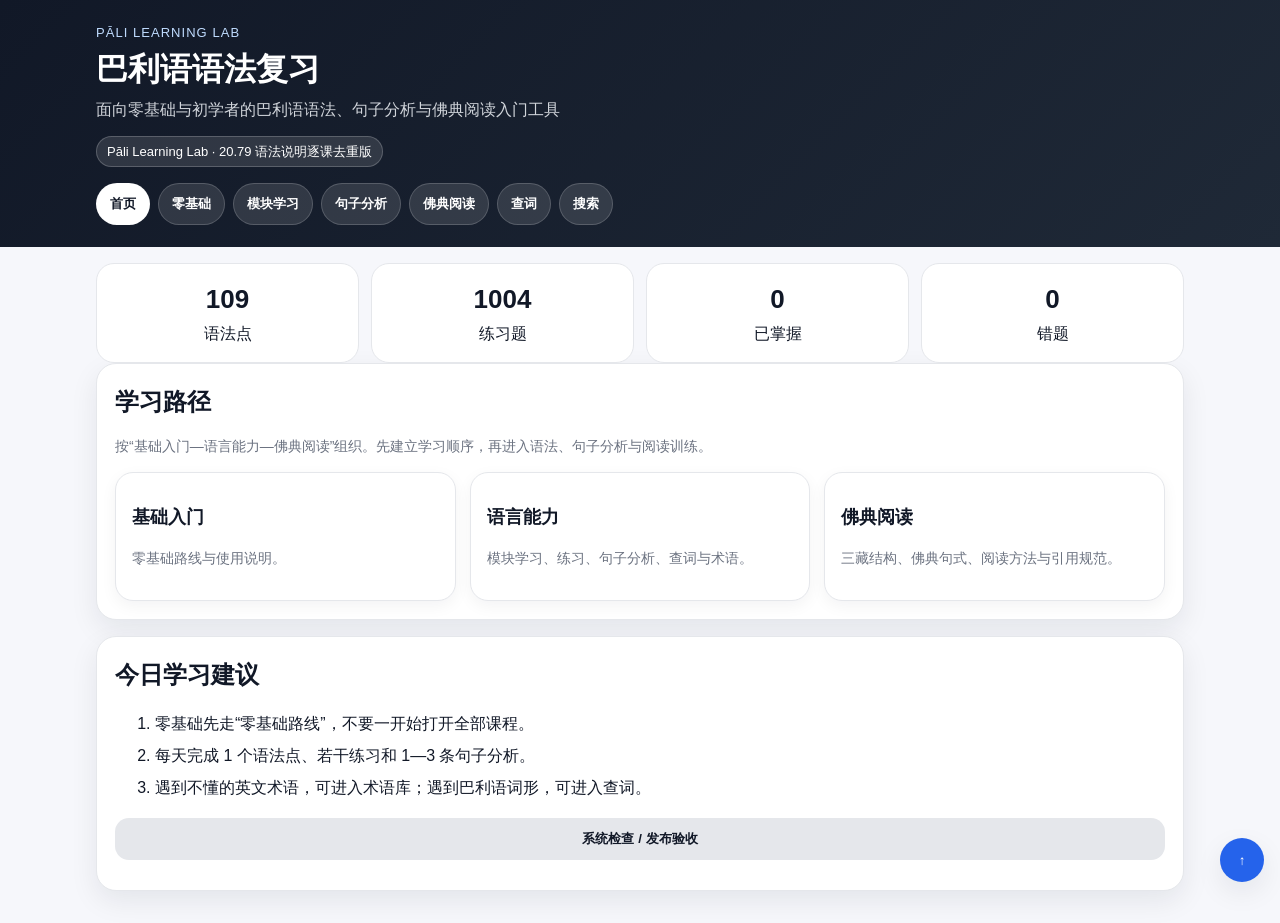
<file: index.html>
<!doctype html>
<html lang="zh-CN">
<head>
  <meta charset="utf-8">
  <meta name="viewport" content="width=device-width, initial-scale=1">
  <meta http-equiv="Cache-Control" content="no-cache, no-store, must-revalidate">
  <meta http-equiv="Pragma" content="no-cache">
  <meta http-equiv="Expires" content="0">
  <title>巴利语语法复习｜Pāli Learning Lab</title>
  <link rel="stylesheet" href="style.css?v=20.79">
</head>
<body>
  <header class="site-header" id="top">
    <div class="header-inner">
      <div class="brand-block">
        <p class="eyebrow">Pāli Learning Lab</p>
        <h1>巴利语语法复习</h1>
        <p class="subtitle">面向零基础与初学者的巴利语语法、句子分析与佛典阅读入门工具</p>
        <span class="version-badge">Pāli Learning Lab · 20.79 语法说明逐课去重版</span>
      </div>
      <nav class="top-nav" aria-label="主导航">
        <button data-page="home">首页</button>
        <button data-page="routes">零基础</button>
        <button data-page="modules">模块学习</button>
        <button data-page="sentence">句子分析</button>
        <button data-page="buddhist">佛典阅读</button>
        <button data-page="dictionary">查词</button>
        <button data-page="search">搜索</button>
      </nav>
    </div>
  </header>

  <main class="container">
    <section id="app" class="app-panel" aria-live="polite"><div class="card loading">正在加载，请稍候……</div></section>
  </main>

  <button class="float-top" data-action="top" aria-label="回到顶部">↑</button>

  <script src="app.js?v=20.79"></script>
</body>
</html>
</file>
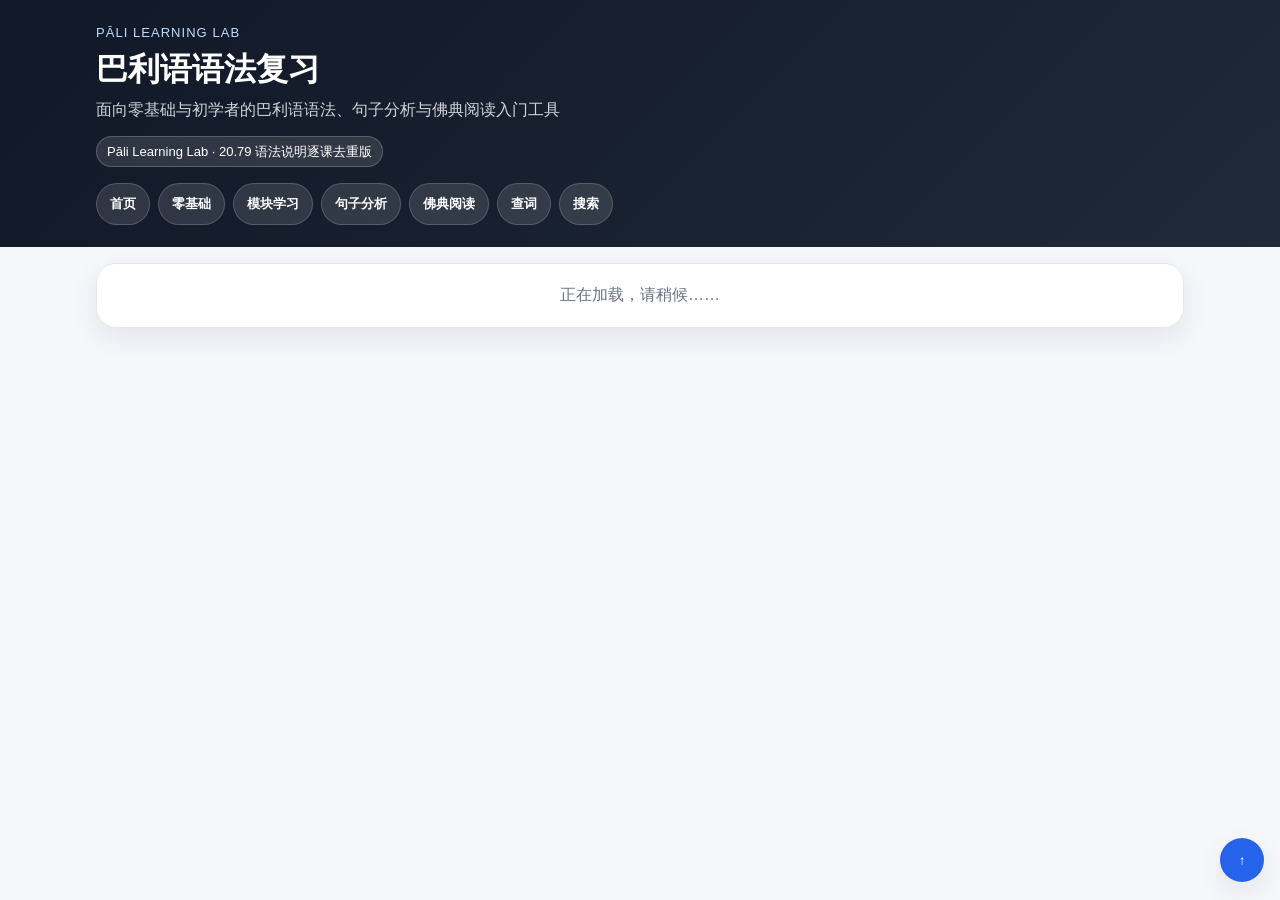
<file: cache-reset.html>
<!doctype html>
<html lang="zh-CN">
<head>
  <meta charset="utf-8">
  <meta name="viewport" content="width=device-width, initial-scale=1">
  <meta http-equiv="Cache-Control" content="no-cache, no-store, must-revalidate">
  <title>清理缓存｜Pāli Learning Lab</title>
  <style>
    body{margin:0;min-height:100vh;display:flex;align-items:center;justify-content:center;background:#f6f7fb;color:#111827;font-family:-apple-system,BlinkMacSystemFont,"Segoe UI","Microsoft YaHei",sans-serif;padding:20px}.box{max-width:660px;background:#fff;border:1px solid #e5e7eb;border-radius:22px;padding:26px;box-shadow:0 16px 45px rgba(15,23,42,.12);line-height:1.8}button,a{display:inline-block;border:0;border-radius:999px;padding:10px 16px;background:#2563eb;color:#fff;text-decoration:none;font-weight:800;margin:8px 8px 0 0}.muted{color:#6b7280}
  </style>
</head>
<body>
  <div class="box">
    <h1>清理旧缓存</h1>
    <p>本页会注销旧 Service Worker、清理浏览器缓存，然后进入 Pāli Learning Lab 20.79 语法说明逐课去重版。</p>
    <p id="status" class="muted">正在加载，请稍候……</p>
    <button onclick="reset()">重新清理</button>
    <a href="./?v=20.79">直接进入网站</a>
  </div>
  <script>
    async function reset(){
      const status=document.getElementById('status');
      try{
        if('serviceWorker' in navigator){
          const regs=await navigator.serviceWorker.getRegistrations();
          await Promise.all(regs.map(r=>r.unregister()));
        }
        if(window.caches){
          const keys=await caches.keys();
          await Promise.all(keys.map(k=>caches.delete(k)));
        }
        status.textContent='缓存已清理，正在进入新版……';
        setTimeout(()=>location.replace('./?v=20.79&t='+Date.now()),700);
      }catch(e){
        status.textContent='自动清理失败，可手动 Ctrl+F5 后进入网站。';
      }
    }
    reset();
  </script>
</body>
</html>
</file>
<file: style.css>
/* Pāli Learning Lab · 20.56 checked clean stylesheet */
:root{
  --bg:#f6f7fb;--card:#ffffff;--ink:#111827;--muted:#6b7280;--line:#e5e7eb;
  --blue:#2563eb;--blue-soft:#dbeafe;--green:#16a34a;--green-soft:#dcfce7;
  --red:#dc2626;--red-soft:#fee2e2;--gold:#b7791f;--gold-soft:#fef3c7;
  --shadow:0 10px 28px rgba(15,23,42,.08);--radius:20px;
}
*{box-sizing:border-box}html{scroll-behavior:smooth}body{margin:0;background:var(--bg);color:var(--ink);font-family:-apple-system,BlinkMacSystemFont,"Segoe UI","Microsoft YaHei",Arial,sans-serif;line-height:1.65}.site-header{background:linear-gradient(135deg,#111827,#1f2937);color:#fff}.header-inner{max-width:1120px;margin:0 auto;padding:22px 16px}.eyebrow{margin:0 0 6px;color:#bfdbfe;letter-spacing:.08em;text-transform:uppercase;font-size:13px}.brand-block h1{font-size:32px;line-height:1.25;margin:0}.subtitle{margin:8px 0 12px;color:#d1d5db}.version-badge{display:inline-block;background:rgba(255,255,255,.12);border:1px solid rgba(255,255,255,.2);border-radius:999px;padding:5px 10px;font-size:13px}.top-nav{display:flex;flex-wrap:wrap;gap:8px;margin-top:16px}.top-nav button{width:auto;margin:0;padding:9px 13px;border-radius:999px;background:rgba(255,255,255,.12);border:1px solid rgba(255,255,255,.18);color:#fff;font-weight:800}.top-nav button.active,.top-nav button:hover{background:#fff;color:#111827}.container{max-width:1120px;margin:0 auto;padding:16px}.app-panel{min-height:50vh}.card{background:var(--card);border:1px solid var(--line);border-radius:var(--radius);padding:18px;margin-bottom:16px;box-shadow:var(--shadow)}.card.compact{padding:14px}.grid{display:grid;grid-template-columns:repeat(3,1fr);gap:14px}.grid.two{grid-template-columns:repeat(2,1fr)}.grid.four{grid-template-columns:repeat(4,1fr)}.entry-card,.module-card,.lesson-card,.result-card,.term-card,.sentence-card{background:#fff;border:1px solid var(--line);border-radius:18px;padding:16px;box-shadow:0 5px 16px rgba(15,23,42,.05)}.entry-card.clickable,.module-card,.lesson-card,.result-card.clickable,.term-card.clickable{cursor:pointer;transition:.16s}.entry-card.clickable:hover,.module-card:hover,.lesson-card:hover,.result-card.clickable:hover,.term-card.clickable:hover{transform:translateY(-2px);border-color:var(--blue);box-shadow:0 10px 22px rgba(37,99,235,.12)}h2{margin:0 0 12px;font-size:24px}h3{margin:14px 0 8px;font-size:18px}.muted{color:var(--muted);font-size:14px}.stats{display:grid;grid-template-columns:repeat(4,1fr);gap:12px}.stat{background:#fff;border:1px solid var(--line);border-radius:18px;padding:14px;text-align:center}.stat strong{display:block;font-size:26px}.section-title{display:flex;align-items:center;gap:8px;margin:18px 0 10px}.section-title:before{content:"";width:5px;height:22px;border-radius:999px;background:var(--blue)}button,.btn{display:inline-flex;align-items:center;justify-content:center;gap:6px;border:0;border-radius:14px;background:#e5e7eb;color:#111827;padding:11px 14px;font-weight:800;cursor:pointer;text-decoration:none}.btn.primary,button.primary{background:var(--blue);color:#fff}.btn.secondary,button.secondary{background:#6b7280;color:#fff}.btn.success,button.success{background:var(--green);color:#fff}.btn.danger,button.danger{background:var(--red);color:#fff}.button-row{display:flex;flex-wrap:wrap;gap:10px;margin:12px 0}.button-row button,.button-row .btn{width:auto}.nav-row{display:flex;flex-wrap:wrap;gap:8px;margin:12px 0}.nav-row button{width:auto;padding:9px 12px}.pill{display:inline-block;border-radius:999px;background:var(--blue-soft);color:#1d4ed8;padding:4px 9px;font-size:12px;font-weight:800;margin:2px}.pill.green{background:var(--green-soft);color:#166534}.pill.red{background:var(--red-soft);color:#991b1b}.pill.gold{background:var(--gold-soft);color:#854d0e}.loading{padding:28px;text-align:center;color:var(--muted)}.error{background:var(--red-soft);border:1px solid #fecaca;border-radius:16px;padding:14px;color:#991b1b}.hidden{display:none!important}input,select,textarea{width:100%;border:1px solid #d1d5db;border-radius:14px;padding:11px 12px;font-size:16px;background:#fff;margin:6px 0 12px}label{display:block;font-weight:800;margin-top:10px}.table-wrap{overflow-x:auto}table{width:100%;border-collapse:collapse;font-size:15px;margin-top:8px}th,td{border:1px solid var(--line);padding:9px;text-align:left;vertical-align:top}th{background:#f3f4f6}.example{border-left:4px solid var(--blue);background:#f9fafb;border-radius:14px;padding:12px;margin:10px 0}.pali{font-size:19px;font-weight:800}.translation{color:#374151}.note{color:var(--muted);font-size:14px}.ipa-term{border-bottom:1px dotted #64748b;position:relative;cursor:help}.ipa-term:hover:after,.ipa-term.show-ipa:after{content:attr(data-ipa);position:absolute;left:0;bottom:100%;white-space:nowrap;background:#111827;color:#fff;border-radius:8px;padding:3px 7px;font-size:12px;z-index:9}.ipa-inline{color:#4b5563;margin-left:4px}.vocab-details>summary{cursor:pointer;font-weight:800}.vocab-table td:first-child{font-weight:800}.abbr-list{display:flex;flex-wrap:wrap;gap:6px}.abbr-chip{background:#eef2ff;color:#3730a3;border-radius:999px;padding:4px 8px;font-size:12px;font-weight:800}.concept-btn{width:auto;background:#eef2ff;color:#1e40af;border:1px solid #bfdbfe;margin:3px;padding:7px 10px}.tabs{display:flex;flex-wrap:wrap;gap:8px;margin:12px 0}.tabs button{width:auto}.tabs button.active{background:var(--blue);color:#fff}.search-groups{display:grid;gap:14px}.result-list{display:grid;gap:10px}.sentence-main{font-size:22px;font-weight:800;margin:8px 0}.token-table td:first-child{font-weight:800}.exercise-box{background:#f9fafb;border:1px solid var(--line);border-radius:18px;padding:16px;margin:12px 0}.option{display:block;width:100%;text-align:left;margin:8px 0;background:#f3f4f6}.option.selected{outline:2px solid var(--blue);background:var(--blue-soft)}.feedback{padding:12px;border-radius:14px;margin-top:10px}.feedback.good{background:var(--green-soft);color:#166534}.feedback.bad{background:var(--red-soft);color:#991b1b}.float-top{position:fixed;right:16px;bottom:18px;width:44px;height:44px;border-radius:999px;background:var(--blue);color:#fff;box-shadow:var(--shadow)}.footer-note{text-align:center;color:var(--muted);font-size:13px;margin:28px 0}.reading-list{display:grid;gap:12px}.summary-list li{margin-bottom:6px}.progressbar{height:8px;background:#e5e7eb;border-radius:999px;overflow:hidden}.progressbar span{display:block;height:100%;background:var(--green)}@media(max-width:780px){.grid,.grid.two,.grid.four,.stats{grid-template-columns:1fr}.brand-block h1{font-size:26px}.top-nav{gap:6px}.top-nav button{font-size:14px;padding:8px 10px}.container{padding:12px}.card{padding:15px}.button-row button,.nav-row button{flex:1 1 auto}.sentence-main{font-size:20px}table{font-size:14px}.float-top{right:10px;bottom:12px}}

/* 1.1 hybrid polish */
.loading{padding:18px;text-align:center;color:#6b7280}.ipa-term{border-bottom:1px dotted currentColor;cursor:help;position:relative}.ipa-term::after{content:attr(data-ipa);display:none;position:absolute;left:0;top:1.4em;z-index:20;background:#111827;color:#fff;border-radius:10px;padding:4px 8px;font-size:12px;white-space:nowrap;box-shadow:0 8px 18px rgba(0,0,0,.16)}.ipa-term:hover::after,.ipa-term.show-ipa::after{display:inline-block}.ipa-inline{font-weight:500;color:#6b7280;margin-left:6px}.vocab-table td:first-child{font-weight:800;color:#111827}.nav-row{display:flex;gap:8px;flex-wrap:wrap;margin:10px 0 14px}.nav-row button{width:auto}.button-row{display:flex;gap:8px;flex-wrap:wrap}.button-row button{width:auto;flex:1 1 150px}.tabs{display:flex;gap:8px;flex-wrap:wrap;margin:12px 0}.tabs button{width:auto}.tabs .active{background:#2563eb;color:white}.result-card,.lesson-card,.entry-card,.module-card{word-break:break-word}



.abbr-list{display:block;line-height:1.9}
.abbr-chip,.abbr-chip.plain{background:transparent!important;color:#111827!important;border-radius:0!important;padding:0!important;margin-right:12px;font-weight:500;font-size:14px}
.abbr-chip .ipa-term{border-bottom:0!important;color:#111827!important;cursor:default!important}
.abbr-chip .ipa-term::after{display:none!important;content:none!important}
.term-card .ipa-inline{color:#4b5563;font-weight:500;margin-left:6px}


.abbr-details>summary{cursor:pointer;font-weight:800;color:#111827;list-style:revert}
.abbr-details .abbr-list{margin-top:10px}
.abbr-line{color:#111827;font-size:14px;line-height:1.9}
.notice{background:#f0f9ff;border:1px solid #bae6fd;border-radius:16px;padding:12px;margin:12px 0;color:#0f172a}
button.secondary{background:#64748b;color:#fff}


.lookup-card,.lookup-layer{border:1px solid #e5e7eb;border-radius:14px;padding:14px;margin:12px 0;background:#fff}.lookup-layer h4{margin:0 0 8px;color:#111827}.lookup-row{display:grid;grid-template-columns:1.3fr 1fr 1fr;gap:8px;border-bottom:1px solid #f3f4f6;padding:8px 0}.lookup-row:last-child{border-bottom:0}.lemma-box{display:inline-block;background:#f8fafc;border:1px solid #d1d5db;border-radius:10px;padding:8px 12px;font-weight:800}.quick-row{display:flex;flex-wrap:wrap;gap:8px;margin:10px 0}.small-chip{width:auto;margin:0;padding:7px 10px;border-radius:999px;font-size:14px;background:#eef2ff;color:#1e3a8a}.dict-site h3{margin-bottom:8px}.sentence-card .notice,.notice{background:#fffbeb;border:1px solid #fde68a;border-radius:14px;padding:12px;margin:12px 0;color:#78350f}.search-groups .card.compact{box-shadow:none;border:1px solid #e5e7eb}.ipa-inline{font-weight:600;color:#374151;margin-left:6px}.term-card{border:1px solid #e5e7eb;border-radius:14px;padding:14px;background:#fff}.term-card h3{margin-top:0}.btn{display:inline-block;text-align:center;text-decoration:none;border-radius:12px;padding:10px 12px;font-weight:800}.grid.three{grid-template-columns:repeat(3,1fr)}@media(max-width:760px){.lookup-row{grid-template-columns:1fr}.grid.three{grid-template-columns:1fr}.quick-row .small-chip,.quick-row .concept-btn{flex:1 1 auto}.table-wrap{overflow-x:auto}}

/* 20.56 dictionary panel cleanup */
.pali-type-helper table{max-width:100%;}
.pali-type-helper th,.pali-type-helper td{text-align:center;white-space:nowrap;}
.char-btn{min-width:44px;padding:8px 10px;border:1px solid #d1d5db;background:#fff;border-radius:10px;font-weight:800;cursor:pointer;}
.char-btn:hover{background:#eff6ff;border-color:#2563eb;}
.dict-site .btn{display:inline-block;text-decoration:none;text-align:center;margin-top:10px;}
#lookupStatus{margin-top:12px;}

/* 20.57 dictionary layout and suggestion polish */
.lookup-layout{display:grid;grid-template-columns:minmax(0,1fr) 260px;gap:16px;align-items:start}.lookup-side{background:#f8fafc;border:1px solid #e5e7eb;border-radius:18px;padding:14px}.suggest-box{min-height:42px;background:#f9fafb;border:1px dashed #d1d5db;border-radius:14px;padding:10px;margin:8px 0 12px}.dict-site .btn{display:inline-block;width:auto;margin-top:8px}.char-btn{width:auto;min-width:42px;margin:0;padding:8px 10px}.pali-type-helper table{text-align:center}.pali-type-helper th,.pali-type-helper td{text-align:center;white-space:nowrap}.small-chip{width:auto;margin:4px 6px 4px 0;padding:7px 10px;border-radius:999px;font-size:14px}.hidden{display:none!important}@media(max-width:760px){.lookup-layout{grid-template-columns:1fr}.lookup-side{order:2}}

/* 20.60 diagnostics */
.diag-table td:first-child{font-weight:800;min-width:180px}.diag-badge{display:inline-block;border-radius:999px;padding:3px 9px;font-size:12px;font-weight:800}.diag-badge.ok{background:#dcfce7;color:#166534}.diag-badge.warn{background:#fef3c7;color:#854d0e}.diag-badge.bad{background:#fee2e2;color:#991b1b}.diag-table td:nth-child(2){width:90px;white-space:nowrap}.diag-table td:nth-child(3){word-break:break-word}


/* 20.61 diagnostics enhancement */
.diag-table-wide th{background:#f8fafc;color:#111827;text-align:left}
.diag-table-wide td:nth-child(1){font-weight:800;min-width:160px}
.diag-table-wide td:nth-child(2){width:92px;white-space:nowrap}
.diag-table-wide td:nth-child(4){min-width:220px;color:#374151}
.diag-row.diag-bad{background:#fff7f7}
.diag-row.diag-warn{background:#fffbeb}
.diag-report-text{width:100%;min-height:180px;margin-top:12px;border:1px solid #e5e7eb;border-radius:14px;padding:12px;font-family:ui-monospace,SFMono-Regular,Menlo,Consolas,monospace;font-size:13px;line-height:1.6;background:#f9fafb;color:#111827}


/* 20.63 句子分析分步训练优化 */
.sentence-workbench .filter-grid{display:grid;grid-template-columns:repeat(4,minmax(0,1fr));gap:12px;margin:12px 0}.sentence-filter-grid label{margin-top:0}.sentence-meta{display:flex;gap:8px;flex-wrap:wrap;margin-bottom:10px}.badge.soft{background:#eef2ff;color:#3730a3}.badge.ok{background:#dcfce7;color:#166534}.badge.warn{background:#fee2e2;color:#991b1b}.sentence-step-row{grid-template-columns:repeat(5,minmax(0,1fr));gap:8px}.sentence-step-panel{border:1px solid #e5e7eb;background:#fff;border-radius:14px;padding:12px;margin:12px 0}.sentence-step-panel h3{margin:0 0 8px;font-size:16px}.compact-block{background:#f9fafb;border-radius:12px;padding:10px;margin:10px 0}.compact-block ol{margin:6px 0 0 20px}.token-table td,.token-table th{font-size:14px}.sentence-main{font-size:22px;font-weight:800;line-height:1.5;margin:12px 0}@media(max-width:760px){.sentence-workbench .filter-grid,.sentence-step-row{grid-template-columns:1fr}.sentence-main{font-size:19px}}

/* 20.65 练习反馈与进度保存版 */
.terminology-page .term-tools{display:grid;grid-template-columns:minmax(0,2fr) minmax(160px,1fr) auto;gap:10px;align-items:center;margin:14px 0}
.terminology-page .term-tools input,.terminology-page .term-tools select{margin:0}
.chip-row{display:flex;flex-wrap:wrap;gap:8px;margin:10px 0 14px}
.mini-chip{width:auto;margin:0;padding:7px 10px;border-radius:999px;font-size:13px;background:#f3f4f6;color:#374151;border:1px solid #e5e7eb}
.mini-chip:hover{background:#e0f2fe;color:#075985;border-color:#7dd3fc}
.term-card{background:#fff;border:1px solid #e5e7eb;border-radius:18px;padding:16px;margin:12px 0;box-shadow:0 4px 14px rgba(15,23,42,.05)}
.term-card.term-exact{border-color:#2563eb;box-shadow:0 8px 20px rgba(37,99,235,.12)}
.term-head{display:flex;align-items:flex-start;justify-content:space-between;gap:10px}
.term-head h3{margin:0 0 8px}
.match-badge{display:inline-block;white-space:nowrap;background:#dbeafe;color:#1d4ed8;border-radius:999px;padding:4px 9px;font-size:12px;font-weight:700}
.term-aliases{display:flex;flex-wrap:wrap;align-items:center;gap:6px}
.tag{display:inline-block;background:#f8fafc;border:1px solid #e5e7eb;border-radius:999px;padding:3px 8px;font-size:12px;color:#374151}
.term-example{background:#f9fafb;border-left-color:#64748b}
.small-block{padding:10px;border-radius:12px;margin:10px 0}
@media(max-width:760px){.terminology-page .term-tools{grid-template-columns:1fr}.term-head{display:block}.match-badge{margin-top:4px}}

/* 20.65 练习反馈与进度保存 */
.exercise-resume p{margin:.45rem 0 0;line-height:1.7}.exercise-box{border:1px solid #e5e7eb;border-radius:16px;padding:16px;background:#fff}.exercise-box .option{display:block;width:100%;text-align:left;margin:8px 0;padding:12px 14px;border:1px solid #d1d5db;border-radius:12px;background:#f9fafb;cursor:pointer}.exercise-box .option.selected{border-color:#2563eb;background:#eff6ff;font-weight:700}.feedback{margin-top:12px;padding:12px 14px;border-radius:12px;line-height:1.7}.feedback.good{background:#ecfdf5;border:1px solid #bbf7d0}.feedback.bad{background:#fef2f2;border:1px solid #fecaca}button[disabled]{opacity:.55;cursor:not-allowed}

/* 20.69 移动端与视觉统一 */
.searchbar{display:grid;grid-template-columns:1fr auto;gap:10px;align-items:center;margin:12px 0}.searchbar input{margin:0}.search-shortcuts button{width:auto;margin:4px 6px 4px 0;padding:7px 10px;border-radius:999px;font-size:14px}.search-group{margin-top:14px}.search-group-head{display:flex;justify-content:space-between;gap:10px;align-items:center;border-bottom:1px solid #e5e7eb;margin-bottom:8px}.count-pill{display:inline-block;background:#eef2ff;color:#1e3a8a;border-radius:999px;padding:2px 8px;font-size:13px}.search-page .result-card h3{margin-bottom:6px}.search-page .result-card{border-left:4px solid #dbeafe}@media(max-width:760px){.searchbar{grid-template-columns:1fr}.search-group-head{display:block}}

/* 20.69 移动端与视觉统一版 */
textarea#progressText{font-family:ui-monospace,SFMono-Regular,Menlo,Consolas,monospace;font-size:13px;line-height:1.5;min-height:280px}.notice{background:#eff6ff;border:1px solid #bfdbfe;border-radius:14px;padding:12px;margin:12px 0}.danger{background:#dc2626;color:#fff}.success{background:#16a34a;color:#fff}.button-row{display:grid;grid-template-columns:repeat(auto-fit,minmax(140px,1fr));gap:10px}

/* 20.69 移动端与视觉统一版：只调整显示，不改功能逻辑 */
:root{
  --space-1:6px;
  --space-2:10px;
  --space-3:14px;
  --space-4:18px;
  --focus:0 0 0 3px rgba(37,99,235,.28);
}
body{font-size:16px;-webkit-text-size-adjust:100%;}
button,.btn,input,select,textarea{min-height:42px;}
button:focus-visible,.btn:focus-visible,input:focus-visible,select:focus-visible,textarea:focus-visible{outline:none;box-shadow:var(--focus);}
.card,.entry-card,.module-card,.lesson-card,.result-card,.term-card,.sentence-card{overflow-wrap:anywhere;}
.table-wrap{max-width:100%;border-radius:14px;}
.table-wrap table{min-width:620px;}
.example,.notice,.exercise-box,.sentence-step-panel{overflow-wrap:anywhere;}
.example .pali,.sentence-main{word-break:normal;overflow-wrap:anywhere;}
.token-table td,.token-table th,.vocab-table td,.vocab-table th{line-height:1.55;}
.top-nav{align-items:center;}
.top-nav button{white-space:nowrap;}
.version-badge{max-width:100%;white-space:normal;line-height:1.5;}
.button-row,.nav-row,.tabs,.quick-row,.chip-row{align-items:stretch;}
.button-row button,.nav-row button,.tabs button,.quick-row button{min-height:42px;}
.lookup-layout,.sentence-workbench,.terminology-page{max-width:100%;}
.char-btn{touch-action:manipulation;}
.float-top{z-index:40;}

@media(max-width:900px){
  .header-inner{padding:18px 14px;}
  .container{padding:14px;}
  .grid,.grid.two,.grid.three,.grid.four,.stats{grid-template-columns:1fr 1fr;}
  .card{padding:16px;border-radius:18px;}
  .entry-card,.module-card,.lesson-card,.result-card,.term-card,.sentence-card{padding:14px;border-radius:16px;}
  h2{font-size:22px;}
  h3{font-size:17px;}
}

@media(max-width:640px){
  body{font-size:15.5px;line-height:1.7;}
  .site-header{position:relative;}
  .brand-block h1{font-size:24px;line-height:1.25;}
  .subtitle{font-size:14px;margin:6px 0 10px;}
  .version-badge{font-size:12px;padding:4px 9px;}
  .top-nav{display:flex;flex-wrap:nowrap;overflow-x:auto;gap:6px;margin-top:12px;padding-bottom:6px;scrollbar-width:thin;-webkit-overflow-scrolling:touch;}
  .top-nav button{flex:0 0 auto;font-size:13px;padding:8px 10px;min-height:38px;}
  .container{padding:10px;}
  .app-panel{min-height:55vh;}
  .grid,.grid.two,.grid.three,.grid.four,.stats{grid-template-columns:1fr;gap:10px;}
  .stat{padding:12px;}
  .stat strong{font-size:22px;}
  .card{padding:14px;margin-bottom:12px;border-radius:16px;box-shadow:0 4px 14px rgba(15,23,42,.06);}
  .entry-card,.module-card,.lesson-card,.result-card,.term-card,.sentence-card{padding:13px;border-radius:15px;box-shadow:0 3px 10px rgba(15,23,42,.05);}
  h2{font-size:20px;margin-bottom:10px;}
  h3{font-size:16px;margin:12px 0 7px;}
  .section-title{margin:14px 0 8px;}
  .section-title:before{height:18px;width:4px;}
  .button-row,.nav-row,.tabs,.quick-row,.chip-row{display:grid;grid-template-columns:1fr;gap:8px;}
  .button-row button,.button-row .btn,.nav-row button,.tabs button,.quick-row button,.small-chip,.concept-btn{width:100%;justify-content:center;margin:0;}
  .tabs{position:static;}
  input,select,textarea{font-size:16px;padding:10px 11px;border-radius:12px;}
  .searchbar{grid-template-columns:1fr;gap:8px;}
  .search-shortcuts button{width:100%;margin:0 0 6px;}
  .sentence-main{font-size:18px;line-height:1.55;}
  .sentence-step-row,.sentence-workbench .filter-grid,.sentence-filter-grid{grid-template-columns:1fr!important;}
  .sentence-step-panel{padding:11px;border-radius:13px;}
  .lookup-layout{grid-template-columns:1fr;gap:12px;}
  .lookup-side{order:2;padding:12px;border-radius:15px;}
  .pali-type-helper .table-wrap table{min-width:520px;}
  .char-btn{min-width:40px;min-height:40px;padding:7px 8px;}
  .terminology-page .term-tools{grid-template-columns:1fr!important;gap:8px;}
  .term-head{display:block;}
  .match-badge{display:inline-block;margin:2px 0 6px;}
  .diag-table-wide,.diag-table{font-size:13px;}
  .diag-report-text{font-size:12px;min-height:140px;}
  table{font-size:13.5px;}
  th,td{padding:8px;}
  .table-wrap{overflow-x:auto;-webkit-overflow-scrolling:touch;}
  .float-top{right:10px;bottom:10px;width:42px;height:42px;}
  textarea#progressText{min-height:220px;font-size:12.5px;}
}

@media(max-width:380px){
  .brand-block h1{font-size:22px;}
  .top-nav button{font-size:12.5px;padding:7px 9px;}
  .card{padding:12px;}
  .pali{font-size:17px;}
  .sentence-main{font-size:17px;}
}

/* 20.69 版本发布流程版 */
.release-checklist .mini-card{background:#f9fafb;border:1px solid #e5e7eb;border-radius:16px;padding:14px;}
.release-checklist code{background:#eef2ff;color:#1e3a8a;border-radius:6px;padding:1px 5px;}
.release-checklist ol{padding-left:1.25rem;}
.release-checklist li{margin:.35rem 0;}
.notice{background:#eff6ff;border:1px solid #bfdbfe;border-radius:14px;padding:12px;margin-top:12px;}
</file>
